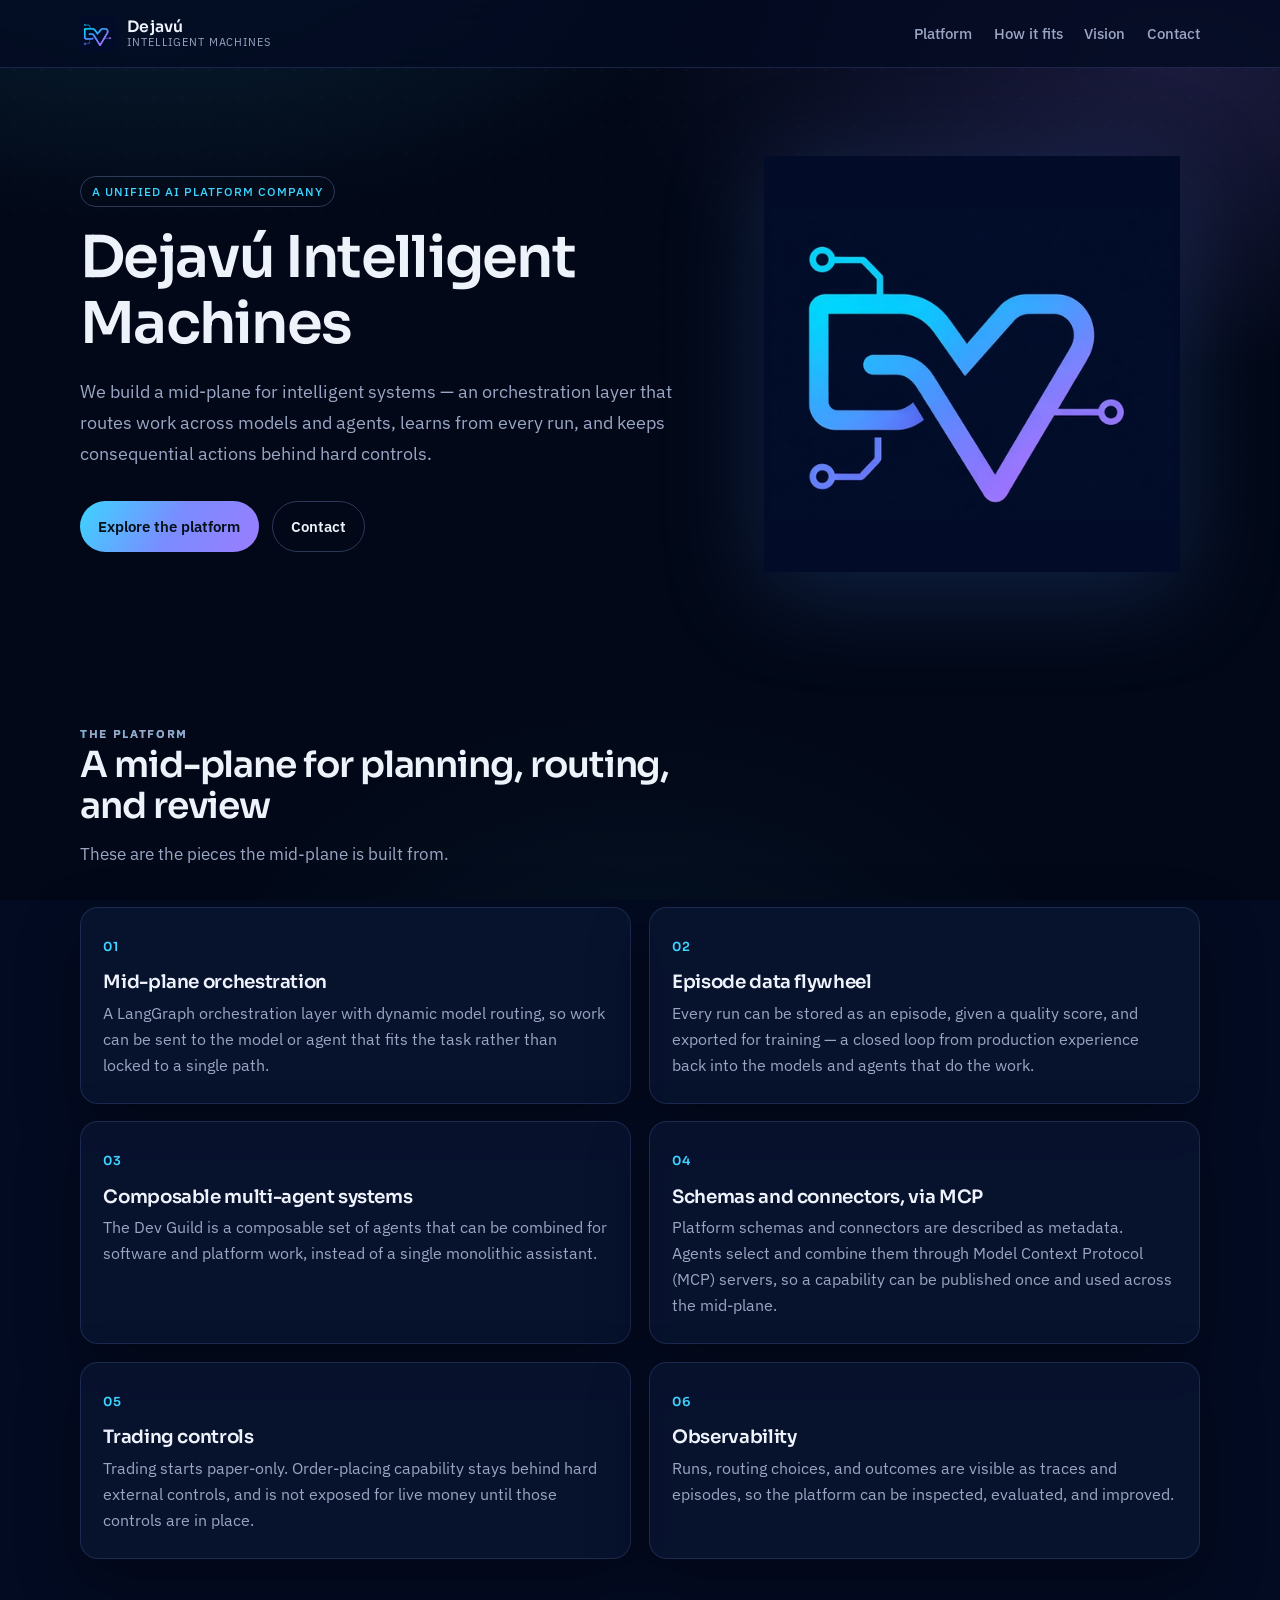
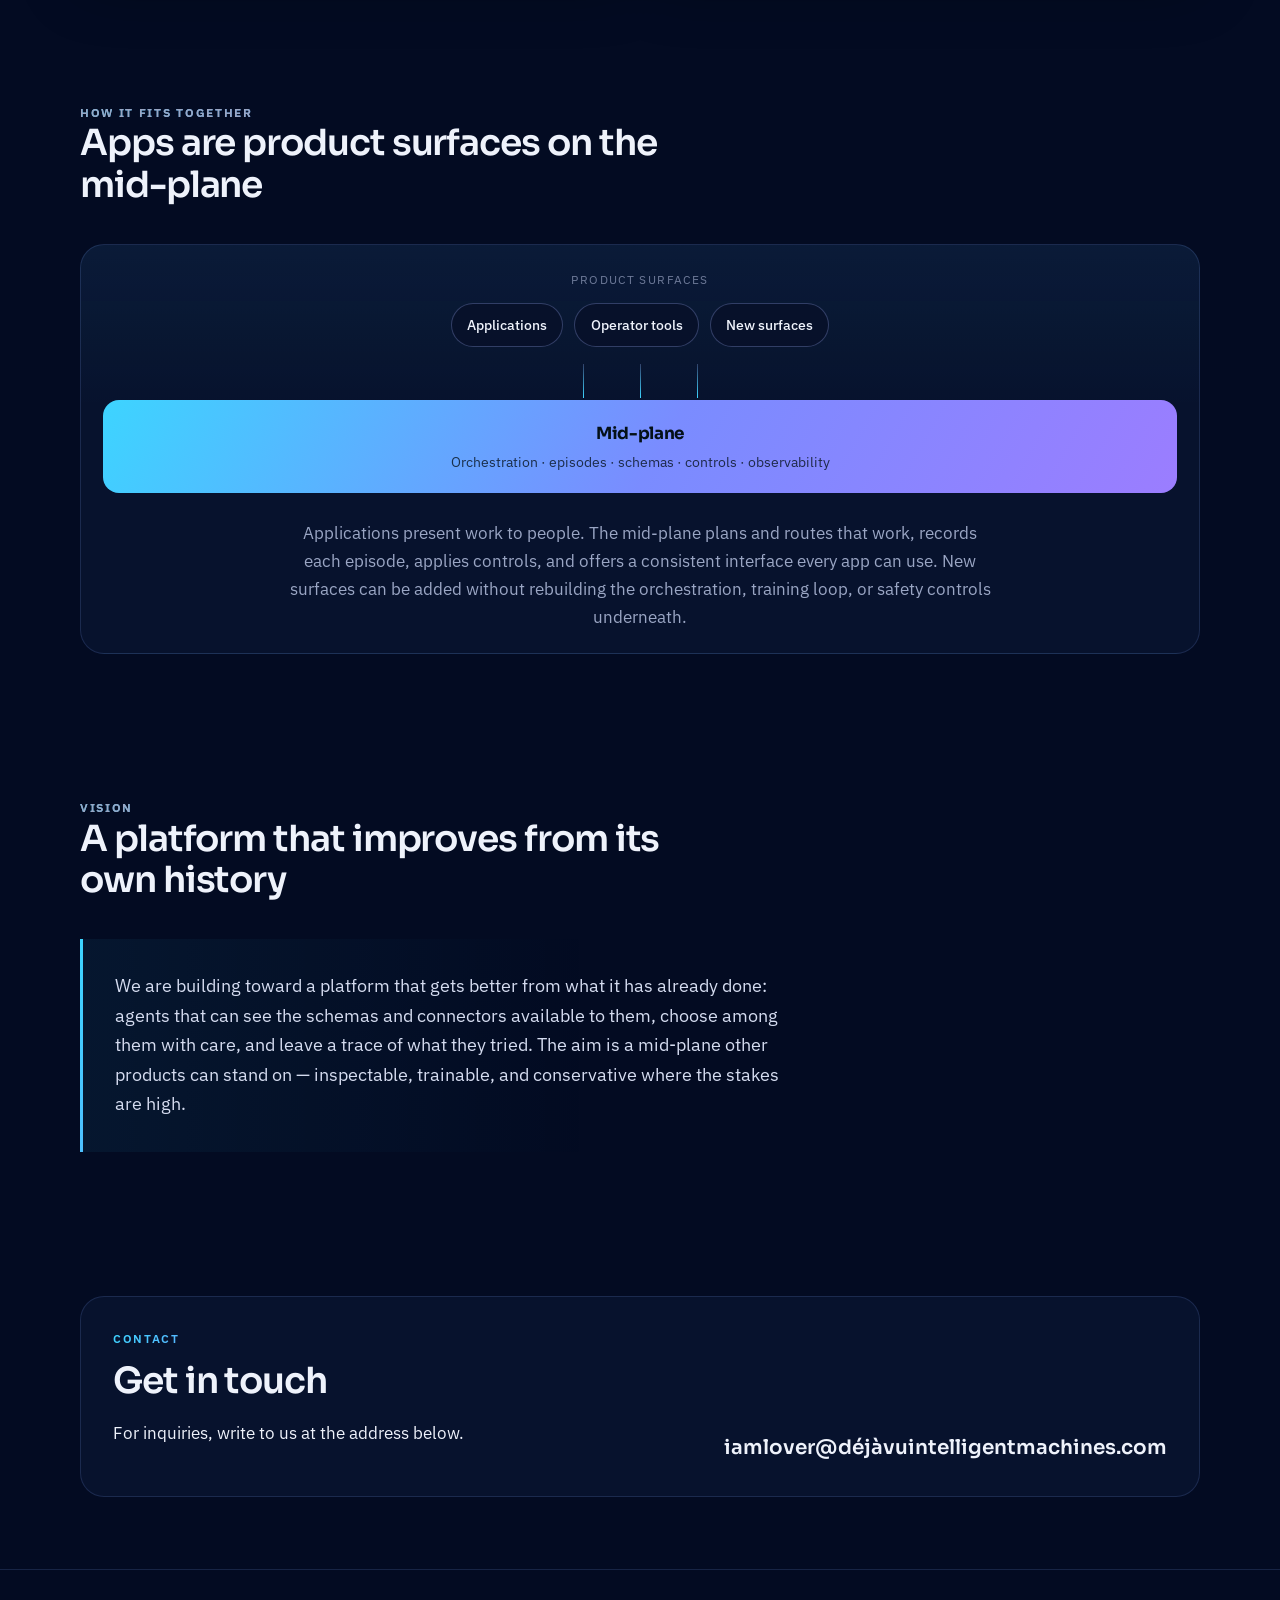
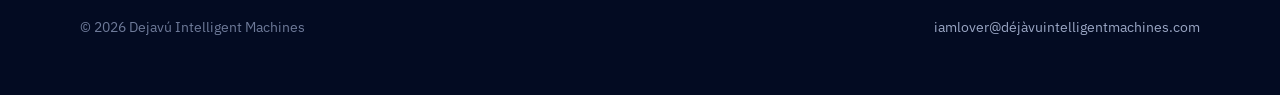
<file: index.html>
<!DOCTYPE html>
<html lang="en">
<head>
  <meta charset="utf-8">
  <meta name="viewport" content="width=device-width, initial-scale=1">
  <title>Dejavú Intelligent Machines — Unified AI Platform</title>
  <meta name="description" content="Dejavú Intelligent Machines is a unified AI platform company. We build a mid-plane for orchestration, closed-loop training, multi-agent systems, and hard controls.">
  <meta name="theme-color" content="#030b22">
  <link rel="canonical" href="https://xn--djvuintelligentmachines-54b7t.com/">
  <link rel="icon" href="assets/favicon.svg" type="image/svg+xml">
  <link rel="icon" type="image/png" sizes="32x32" href="assets/favicon.svg">
  <link rel="apple-touch-icon" href="assets/apple-touch-icon.svg">
  <meta property="og:type" content="website">
  <meta property="og:site_name" content="Dejavú Intelligent Machines">
  <meta property="og:title" content="Dejavú Intelligent Machines — Unified AI Platform">
  <meta property="og:description" content="A unified AI platform company. We build a mid-plane for orchestration, closed-loop training, multi-agent systems, and hard controls.">
  <meta property="og:url" content="https://xn--djvuintelligentmachines-54b7t.com/">
  <meta property="og:image" content="https://xn--djvuintelligentmachines-54b7t.com/assets/dejavu-logo-1-dv-monogram.svg">
  <meta property="og:image:alt" content="Dejavú Intelligent Machines logo: a D and V drawn as one line with circuit nodes, in cyan and violet on navy.">
  <meta name="twitter:card" content="summary_large_image">
  <meta name="twitter:title" content="Dejavú Intelligent Machines — Unified AI Platform">
  <meta name="twitter:description" content="A unified AI platform company. We build a mid-plane for orchestration, closed-loop training, multi-agent systems, and hard controls.">
  <meta name="twitter:image" content="https://xn--djvuintelligentmachines-54b7t.com/assets/dejavu-logo-1-dv-monogram.svg">
  <link rel="preconnect" href="https://fonts.googleapis.com">
  <link rel="preconnect" href="https://fonts.gstatic.com" crossorigin>
  <link href="https://fonts.googleapis.com/css2?family=IBM+Plex+Sans:wght@400;500;600&family=Sora:wght@500;600;700&display=swap" rel="stylesheet">
  <link rel="stylesheet" href="styles.css">
</head>
<body>
  <div class="atmosphere" aria-hidden="true"></div>
  <a class="skip" href="#main">Skip to content</a>
  <header class="site-header">
    <div class="header-inner">
      <a class="brand" href="#top">
        <img src="assets/logo-mark.svg" width="36" height="36" alt="">
        <span class="brand-text">
          <strong>Dejavú</strong>
          <span>Intelligent Machines</span>
        </span>
      </a>
      <button class="nav-toggle" type="button" data-nav-toggle aria-controls="site-nav" aria-expanded="false" aria-label="Open menu">
        <span></span>
      </button>
      <nav class="nav" id="site-nav" data-nav aria-label="Primary">
        <ul>
          <li><a href="#platform">Platform</a></li>
          <li><a href="#fit">How it fits</a></li>
          <li><a href="#vision">Vision</a></li>
          <li><a href="#contact">Contact</a></li>
        </ul>
      </nav>
    </div>
  </header>

  <main id="main">
    <section class="hero" id="top">
      <div class="wrap hero-grid">
        <div>
          <p class="kicker">A unified AI platform company</p>
          <h1>Dejavú Intelligent Machines</h1>
          <p class="lead">We build a mid-plane for intelligent systems — an orchestration layer that routes work across models and agents, learns from every run, and keeps consequential actions behind hard controls.</p>
          <div class="actions">
            <a class="btn btn-primary" href="#platform">Explore the platform</a>
            <a class="btn btn-ghost" href="#contact">Contact</a>
          </div>
        </div>
        <div class="hero-mark">
          <img src="assets/logo-mark.svg" width="512" height="512" alt="Dejavú monogram: the letters D and V drawn as one line with circuit nodes, fading from cyan to violet.">
        </div>
      </div>
    </section>

    <section id="platform">
      <div class="wrap">
        <div class="section-head">
          <p class="eyebrow">The platform</p>
          <h2>A mid-plane for planning, routing, and review</h2>
          <p>These are the pieces the mid-plane is built from.</p>
        </div>
        <div class="cards">
          <article class="card">
            <span class="card-index">01</span>
            <h3>Mid-plane orchestration</h3>
            <p>A LangGraph orchestration layer with dynamic model routing, so work can be sent to the model or agent that fits the task rather than locked to a single path.</p>
          </article>
          <article class="card">
            <span class="card-index">02</span>
            <h3>Episode data flywheel</h3>
            <p>Every run can be stored as an episode, given a quality score, and exported for training — a closed loop from production experience back into the models and agents that do the work.</p>
          </article>
          <article class="card">
            <span class="card-index">03</span>
            <h3>Composable multi-agent systems</h3>
            <p>The Dev Guild is a composable set of agents that can be combined for software and platform work, instead of a single monolithic assistant.</p>
          </article>
          <article class="card">
            <span class="card-index">04</span>
            <h3>Schemas and connectors, via MCP</h3>
            <p>Platform schemas and connectors are described as metadata. Agents select and combine them through Model Context Protocol (MCP) servers, so a capability can be published once and used across the mid-plane.</p>
          </article>
          <article class="card">
            <span class="card-index">05</span>
            <h3>Trading controls</h3>
            <p>Trading starts paper-only. Order-placing capability stays behind hard external controls, and is not exposed for live money until those controls are in place.</p>
          </article>
          <article class="card">
            <span class="card-index">06</span>
            <h3>Observability</h3>
            <p>Runs, routing choices, and outcomes are visible as traces and episodes, so the platform can be inspected, evaluated, and improved.</p>
          </article>
        </div>
      </div>
    </section>

    <section id="fit">
      <div class="wrap">
        <div class="section-head">
          <p class="eyebrow">How it fits together</p>
          <h2>Apps are product surfaces on the mid-plane</h2>
        </div>
        <div class="fit">
          <p class="fit-label">Product surfaces</p>
          <div class="surfaces">
            <span class="chip">Applications</span>
            <span class="chip">Operator tools</span>
            <span class="chip">New surfaces</span>
          </div>
          <div class="connectors" aria-hidden="true"><span></span><span></span><span></span></div>
          <div class="plane">
            <strong>Mid-plane</strong>
            <span>Orchestration · episodes · schemas · controls · observability</span>
          </div>
          <p class="fit-copy">Applications present work to people. The mid-plane plans and routes that work, records each episode, applies controls, and offers a consistent interface every app can use. New surfaces can be added without rebuilding the orchestration, training loop, or safety controls underneath.</p>
        </div>
      </div>
    </section>

    <section id="vision">
      <div class="wrap">
        <div class="section-head">
          <p class="eyebrow">Vision</p>
          <h2>A platform that improves from its own history</h2>
        </div>
        <div class="vision-panel">
          <p>We are building toward a platform that gets better from what it has already done: agents that can see the schemas and connectors available to them, choose among them with care, and leave a trace of what they tried. The aim is a mid-plane other products can stand on — inspectable, trainable, and conservative where the stakes are high.</p>
        </div>
      </div>
    </section>

    <section id="contact">
      <div class="wrap">
        <div class="contact-block">
          <div>
            <p class="eyebrow">Contact</p>
            <h2>Get in touch</h2>
            <p>For inquiries, write to us at the address below.</p>
          </div>
          <a class="email-link" href="mailto:iamlover@xn--djvuintelligentmachines-54b7t.com">iamlover@déjàvuintelligentmachines.com</a>
        </div>
      </div>
    </section>
  </main>

  <footer class="site-footer">
    <div class="footer-inner">
      <p>© 2026 Dejavú Intelligent Machines</p>
      <p><a href="mailto:iamlover@xn--djvuintelligentmachines-54b7t.com">iamlover@déjàvuintelligentmachines.com</a></p>
    </div>
  </footer>
  <script src="script.js"></script>
</body>
</html>
</file>
<file: styles.css>
/* Dejavú Intelligent Machines — company site */

:root {
  --bg: #030b22;
  --bg-deep: #020817;
  --bg-elevated: #0a1633;
  --surface: rgba(10, 22, 51, 0.72);
  --line: rgba(130, 170, 255, 0.16);
  --line-strong: rgba(157, 180, 255, 0.28);
  --text: #eef2fb;
  --muted: #9aa6c4;
  --faint: #6e7a99;
  --cyan: #3dd4ff;
  --cyan-deep: #1aa7e6;
  --violet: #9b7dff;
  --violet-deep: #7a5cff;
  --grad: linear-gradient(120deg, #3dd4ff 0%, #7a8cff 52%, #9b7dff 100%);
  --shadow: 0 24px 60px rgba(0, 0, 0, 0.35);
  --radius: 18px;
  --font-display: "Sora", system-ui, -apple-system, sans-serif;
  --font-body: "IBM Plex Sans", system-ui, -apple-system, sans-serif;
  --max: 1120px;
  --header-h: 4.25rem;
}

*,
*::before,
*::after {
  box-sizing: border-box;
}

html {
  scroll-behavior: smooth;
  scroll-padding-top: calc(var(--header-h) + 0.75rem);
}

body {
  margin: 0;
  color: var(--text);
  background: var(--bg);
  font-family: var(--font-body);
  font-size: 1.0625rem;
  line-height: 1.65;
  -webkit-font-smoothing: antialiased;
  text-rendering: optimizeLegibility;
}

img {
  max-width: 100%;
  height: auto;
  display: block;
}

a {
  color: var(--cyan);
  text-decoration-thickness: 1px;
  text-underline-offset: 0.18em;
}

a:hover {
  color: #8be7ff;
}

:focus-visible {
  outline: 2px solid var(--cyan);
  outline-offset: 3px;
}

.skip {
  position: absolute;
  left: 1rem;
  top: -3.5rem;
  z-index: 80;
  padding: 0.55rem 0.85rem;
  background: var(--bg-elevated);
  color: var(--text);
  border-radius: 0.4rem;
}

.skip:focus {
  top: 1rem;
}

/* Background atmosphere */
.atmosphere {
  pointer-events: none;
  position: fixed;
  inset: 0;
  z-index: -1;
  background:
    radial-gradient(1000px 520px at 12% -10%, rgba(61, 212, 255, 0.14), transparent 60%),
    radial-gradient(900px 480px at 92% 8%, rgba(155, 125, 255, 0.16), transparent 62%),
    radial-gradient(800px 600px at 50% 115%, rgba(61, 212, 255, 0.06), transparent 55%),
    var(--bg-deep);
}

.atmosphere::after {
  content: "";
  position: absolute;
  inset: 0;
  opacity: 0.35;
  background-image: radial-gradient(rgba(180, 200, 255, 0.16) 1px, transparent 1px);
  background-size: 28px 28px;
  mask-image: linear-gradient(to bottom, rgba(0, 0, 0, 0.7), transparent 70%);
}

.wrap {
  width: min(var(--max), calc(100% - 2.5rem));
  margin-inline: auto;
}

/* Header */
.site-header {
  position: sticky;
  top: 0;
  z-index: 40;
  height: var(--header-h);
  display: flex;
  align-items: center;
  border-bottom: 1px solid var(--line);
  background: rgba(3, 11, 34, 0.78);
  backdrop-filter: blur(16px);
  -webkit-backdrop-filter: blur(16px);
}

.header-inner {
  width: min(var(--max), calc(100% - 2.5rem));
  margin-inline: auto;
  display: flex;
  align-items: center;
  justify-content: space-between;
  gap: 1rem;
}

.brand {
  display: flex;
  align-items: center;
  gap: 0.7rem;
  color: var(--text);
  text-decoration: none;
}

.brand:hover {
  color: var(--text);
}

.brand img {
  width: 2.25rem;
  height: 2.25rem;
  border-radius: 0.45rem;
}

.brand-text {
  display: flex;
  flex-direction: column;
  line-height: 1.15;
}

.brand-text strong {
  font-family: var(--font-display);
  font-weight: 600;
  font-size: 0.98rem;
  letter-spacing: 0.01em;
}

.brand-text span {
  font-size: 0.68rem;
  letter-spacing: 0.08em;
  text-transform: uppercase;
  color: var(--muted);
}

.nav-toggle {
  display: none;
  width: 2.6rem;
  height: 2.6rem;
  border: 1px solid var(--line);
  border-radius: 0.55rem;
  background: transparent;
  color: var(--text);
  cursor: pointer;
}

.nav-toggle span,
.nav-toggle span::before,
.nav-toggle span::after {
  display: block;
  width: 1.05rem;
  height: 1.5px;
  background: currentColor;
  position: relative;
  margin: 0 auto;
}

.nav-toggle span::before,
.nav-toggle span::after {
  content: "";
  position: absolute;
  left: 0;
}

.nav-toggle span::before { top: -5px; }
.nav-toggle span::after { top: 5px; }

.nav ul {
  display: flex;
  gap: 1.35rem;
  list-style: none;
  margin: 0;
  padding: 0;
}

.nav a {
  color: var(--muted);
  text-decoration: none;
  font-size: 0.92rem;
  font-weight: 500;
}

.nav a:hover,
.nav a:focus-visible {
  color: var(--text);
}

/* Hero */
.hero {
  padding: 5.5rem 0 5rem;
}

.hero-grid {
  display: grid;
  grid-template-columns: 1.15fr 0.85fr;
  gap: 3rem;
  align-items: center;
}

.kicker {
  display: inline-block;
  margin: 0 0 1.1rem;
  padding: 0.28rem 0.7rem;
  border: 1px solid var(--line-strong);
  border-radius: 999px;
  color: var(--cyan);
  font-size: 0.78rem;
  font-weight: 500;
  letter-spacing: 0.08em;
  text-transform: uppercase;
}

h1, h2, h3 {
  font-family: var(--font-display);
  line-height: 1.15;
  letter-spacing: -0.03em;
  font-weight: 600;
}

h1 {
  margin: 0 0 1.15rem;
  font-size: clamp(2.2rem, 5vw, 3.6rem);
}

.lead {
  margin: 0 0 2rem;
  max-width: 38rem;
  color: var(--muted);
  font-size: 1.15rem;
  line-height: 1.7;
}

.actions {
  display: flex;
  flex-wrap: wrap;
  gap: 0.8rem;
}

.btn {
  display: inline-flex;
  align-items: center;
  justify-content: center;
  padding: 0.75rem 1.15rem;
  border-radius: 999px;
  text-decoration: none;
  font-weight: 600;
  font-size: 0.95rem;
  transition: transform 0.15s ease, background 0.15s ease, border-color 0.15s ease;
}

.btn:hover {
  transform: translateY(-1px);
}

.btn-primary {
  color: #041018;
  background: var(--grad);
  border: 0;
}

.btn-primary:hover {
  color: #041018;
}

.btn-ghost {
  color: var(--text);
  border: 1px solid var(--line-strong);
  background: transparent;
}

.btn-ghost:hover {
  color: var(--text);
  border-color: var(--cyan);
}

.hero-mark {
  display: flex;
  justify-content: center;
}

.hero-mark img {
  width: min(100%, 26rem);
  filter: drop-shadow(0 18px 50px rgba(80, 140, 255, 0.2));
}

/* Sections */
section {
  padding: 4.5rem 0;
}

.section-head {
  max-width: 40rem;
  margin-bottom: 2.4rem;
}

.eyebrow {
  margin: 0 0 0.7rem;
  font-size: 0.75rem;
  font-weight: 600;
  letter-spacing: 0.14em;
  text-transform: uppercase;
  background: var(--grad);
  -webkit-background-clip: text;
  background-clip: text;
  color: transparent;
}

h2 {
  margin: 0 0 0.85rem;
  font-size: clamp(1.7rem, 3vw, 2.25rem);
}

.section-head p {
  margin: 0;
  color: var(--muted);
}

/* Platform cards */
.cards {
  display: grid;
  grid-template-columns: repeat(2, 1fr);
  gap: 1.1rem;
}

.card {
  padding: 1.45rem 1.4rem 1.5rem;
  border: 1px solid var(--line);
  border-radius: var(--radius);
  background: var(--surface);
  box-shadow: var(--shadow);
}

.card-index {
  display: inline-block;
  margin-bottom: 0.85rem;
  font-family: var(--font-display);
  font-size: 0.78rem;
  font-weight: 600;
  letter-spacing: 0.08em;
  color: var(--cyan);
}

h3 {
  margin: 0 0 0.55rem;
  font-size: 1.15rem;
  letter-spacing: -0.02em;
}

.card p {
  margin: 0;
  color: var(--muted);
  font-size: 0.98rem;
}

/* Fit diagram */
.fit {
  border: 1px solid var(--line);
  border-radius: 24px;
  padding: 1.6rem 1.4rem 1.4rem;
  background:
    linear-gradient(180deg, rgba(61, 212, 255, 0.05), transparent 40%),
    var(--surface);
}

.fit-label {
  text-align: center;
  margin: 0 0 0.9rem;
  font-size: 0.72rem;
  letter-spacing: 0.12em;
  text-transform: uppercase;
  color: var(--faint);
}

.surfaces {
  display: flex;
  justify-content: center;
  flex-wrap: wrap;
  gap: 0.7rem;
  margin-bottom: 1.1rem;
}

.chip {
  padding: 0.55rem 0.95rem;
  border: 1px solid var(--line-strong);
  border-radius: 999px;
  background: rgba(8, 16, 40, 0.7);
  font-size: 0.9rem;
  font-weight: 500;
}

.connectors {
  display: flex;
  justify-content: center;
  gap: 3.5rem;
  height: 2.1rem;
  margin-bottom: 0.15rem;
}

.connectors span {
  width: 1px;
  background: linear-gradient(to bottom, var(--line-strong), var(--cyan));
}

.plane {
  border-radius: 16px;
  padding: 1.2rem 1rem 1.15rem;
  text-align: center;
  color: var(--text);
  background: var(--grad);
}

.plane strong {
  display: block;
  font-family: var(--font-display);
  font-size: 1.05rem;
  color: #041018;
  letter-spacing: -0.02em;
}

.plane span {
  display: block;
  margin-top: 0.25rem;
  color: rgba(4, 16, 24, 0.78);
  font-size: 0.88rem;
}

.fit-copy {
  margin: 1.6rem auto 0;
  max-width: 44rem;
  text-align: center;
  color: var(--muted);
}

/* Vision */
.vision-panel {
  max-width: 46rem;
  padding: 2rem 2rem 2.1rem;
  border-left: 3px solid transparent;
  border-image: var(--grad) 1;
  background: linear-gradient(90deg, rgba(61, 212, 255, 0.06), transparent 70%);
}

.vision-panel p {
  margin: 0;
  font-size: 1.12rem;
  color: #d5dcf0;
}

/* Contact */
.contact-block {
  display: flex;
  flex-wrap: wrap;
  align-items: flex-end;
  justify-content: space-between;
  gap: 1.5rem;
  padding: 2rem;
  border: 1px solid var(--line);
  border-radius: 24px;
  background: var(--surface);
}

.contact-block h2 {
  margin-bottom: 0.4rem;
}

.email-link {
  font-family: var(--font-display);
  font-size: clamp(1rem, 2.4vw, 1.25rem);
  font-weight: 600;
  color: var(--text);
  text-decoration: none;
  word-break: break-word;
}

.email-link:hover {
  color: var(--cyan);
  background: var(--grad);
  -webkit-background-clip: text;
  background-clip: text;
  color: transparent;
}

/* Footer */
.site-footer {
  padding: 2rem 0 2.6rem;
  border-top: 1px solid var(--line);
  color: var(--faint);
  font-size: 0.88rem;
}

.footer-inner {
  width: min(var(--max), calc(100% - 2.5rem));
  margin-inline: auto;
  display: flex;
  flex-wrap: wrap;
  justify-content: space-between;
  gap: 0.8rem;
}

.site-footer a {
  color: var(--muted);
  text-decoration: none;
}

.site-footer a:hover {
  color: var(--text);
}

/* 404 */
.page-simple {
  min-height: calc(100vh - 8rem);
  display: grid;
  place-items: center;
  text-align: center;
  padding: 4rem 1.25rem;
}

.page-simple h1 {
  font-size: 2.2rem;
}

.page-simple p {
  color: var(--muted);
  margin: 0 0 1.5rem;
}

/* Responsive */
@media (max-width: 860px) {
  .hero-grid {
    grid-template-columns: 1fr;
    gap: 2.4rem;
  }

  .hero {
    padding: 3.4rem 0 3.2rem;
  }

  .hero-mark {
    order: -1;
  }

  .hero-mark img {
    width: min(100%, 18rem);
  }

  .cards {
    grid-template-columns: 1fr;
  }

  .nav-toggle {
    display: inline-flex;
    align-items: center;
    justify-content: center;
  }

  .nav {
    display: none;
    position: absolute;
    top: var(--header-h);
    left: 0;
    right: 0;
    padding: 0.75rem 1.25rem 1.1rem;
    background: rgba(3, 11, 34, 0.96);
    border-bottom: 1px solid var(--line);
  }

  .nav.is-open {
    display: block;
  }

  .nav ul {
    flex-direction: column;
    gap: 0.15rem;
  }

  .nav a {
    display: block;
    padding: 0.7rem 0.2rem;
  }

  .nav {
    top: 100%;
  }

  .connectors {
    gap: 2rem;
  }
}

@media (max-width: 520px) {
  .wrap,
  .header-inner,
  .footer-inner {
    width: min(var(--max), calc(100% - 1.5rem));
  }

  .contact-block,
  .vision-panel,
  .fit {
    padding-inline: 1.15rem;
  }

  .brand-text span {
    display: none;
  }
}

@media (prefers-reduced-motion: reduce) {
  html { scroll-behavior: auto; }
  .btn { transition: none; }
}
</file>
